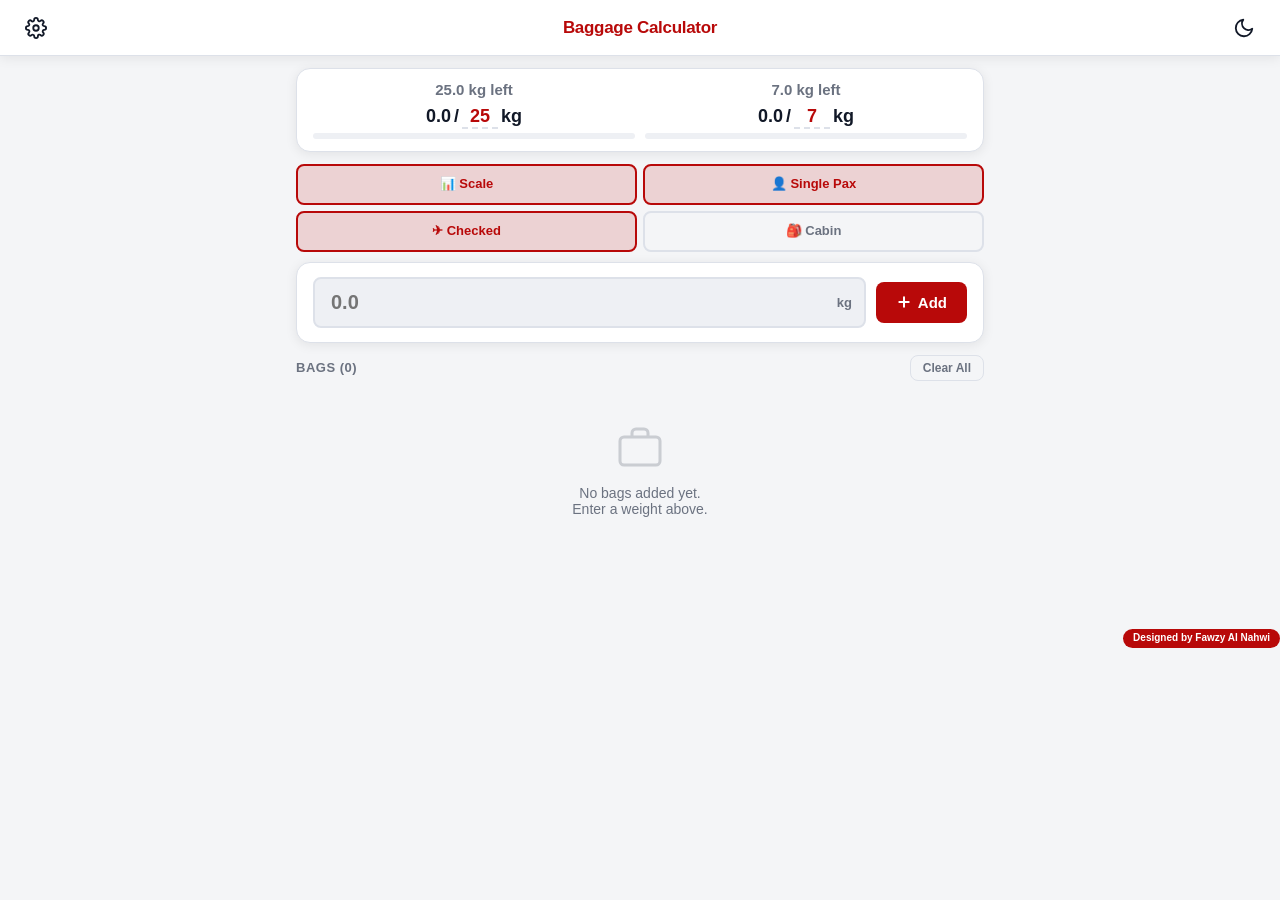
<file: index.html>
<!DOCTYPE html>
<html lang="en" data-theme="light">
<head>
    <meta charset="UTF-8" />
    <meta name="viewport" content="width=device-width, initial-scale=1.0" />
    <title>Baggage Calculator By Fawzy</title>
    <link rel="stylesheet" href="style.css" />
</head>
<body>

    <!-- Top Bar -->
    <header class="topbar">
        <button class="topbar-icon-btn" id="settingsBtn" onclick="location.href='settings.html'" title="Settings">
            <svg viewBox="0 0 24 24" fill="none" stroke="currentColor" stroke-width="2" stroke-linecap="round" stroke-linejoin="round">
                <circle cx="12" cy="12" r="3"/><path d="M19.4 15a1.65 1.65 0 0 0 .33 1.82l.06.06a2 2 0 0 1-2.83 2.83l-.06-.06a1.65 1.65 0 0 0-1.82-.33 1.65 1.65 0 0 0-1 1.51V21a2 2 0 0 1-4 0v-.09A1.65 1.65 0 0 0 9 19.4a1.65 1.65 0 0 0-1.82.33l-.06.06a2 2 0 0 1-2.83-2.83l.06-.06A1.65 1.65 0 0 0 4.68 15a1.65 1.65 0 0 0-1.51-1H3a2 2 0 0 1 0-4h.09A1.65 1.65 0 0 0 4.6 9a1.65 1.65 0 0 0-.33-1.82l-.06-.06a2 2 0 0 1 2.83-2.83l.06.06A1.65 1.65 0 0 0 9 4.68a1.65 1.65 0 0 0 1-1.51V3a2 2 0 0 1 4 0v.09a1.65 1.65 0 0 0 1 1.51 1.65 1.65 0 0 0 1.82-.33l.06-.06a2 2 0 0 1 2.83 2.83l-.06.06A1.65 1.65 0 0 0 19.4 9a1.65 1.65 0 0 0 1.51 1H21a2 2 0 0 1 0 4h-.09a1.65 1.65 0 0 0-1.51 1z"/>
            </svg>
        </button>

        <span class="topbar-title">Baggage Calculator</span>

        <button class="topbar-icon-btn" id="themeToggleBtn" title="Toggle light/dark mode">
            <svg id="iconLight" viewBox="0 0 24 24" fill="none" stroke="currentColor" stroke-width="2" stroke-linecap="round" stroke-linejoin="round" style="display:none">
                <circle cx="12" cy="12" r="5"/><line x1="12" y1="1" x2="12" y2="3"/><line x1="12" y1="21" x2="12" y2="23"/><line x1="4.22" y1="4.22" x2="5.64" y2="5.64"/><line x1="18.36" y1="18.36" x2="19.78" y2="19.78"/><line x1="1" y1="12" x2="3" y2="12"/><line x1="21" y1="12" x2="23" y2="12"/><line x1="4.22" y1="19.78" x2="5.64" y2="18.36"/><line x1="18.36" y1="5.64" x2="19.78" y2="4.22"/>
            </svg>
            <svg id="iconDark" viewBox="0 0 24 24" fill="none" stroke="currentColor" stroke-width="2" stroke-linecap="round" stroke-linejoin="round">
                <path d="M21 12.79A9 9 0 1 1 11.21 3 7 7 0 0 0 21 12.79z"/>
            </svg>
        </button>
    </header>

    <main class="page">

        <!-- ─── STATUS BAR ─────────────────────────────────── -->
        <div class="status-bar">
            <!-- Checked -->
            <div class="status-item checked-status">
                <div class="status-top-row">
                    <span class="status-remain" id="checkedRemain">25.0 kg left</span>
                    <span class="status-numbers">
                        <span id="checkedUsed">0.0</span> / 
                        <input type="number" class="status-limit-input" id="checkedLimitDisplay" value="25" min="1" max="200" step="0.5" />
                        kg
                    </span>
                </div>
                <div class="status-bar-bg">
                    <div class="status-bar-fill" id="checkedBar" style="width:0%"></div>
                </div>
            </div>

            <!-- Cabin -->
            <div class="status-item cabin-status">
                <div class="status-top-row">
                    <span class="status-remain" id="cabinRemain">7.0 kg left</span>
                    <span class="status-numbers">
                        <span id="cabinUsed">0.0</span> / 
                        <input type="number" class="status-limit-input" id="cabinLimitDisplay" value="7" min="1" max="100" step="0.5" />
                        kg
                    </span>
                </div>
                <div class="status-bar-bg">
                    <div class="status-bar-fill" id="cabinBar" style="width:0%"></div>
                </div>
            </div>
        </div>

        <!-- ─── MODE GRID (2×2) ────────────────────────────── -->
        <div class="mode-grid">
            <!-- Row 1 -->
            <button class="mode-grid-btn active" id="inputToggleBtn" title="Single press: toggle. Long press: switch mode">📊 Scale</button>
            <button class="mode-grid-btn active" id="paxToggleBtn" title="Single press: toggle. Long press: switch mode">👤 Single Pax</button>

            <!-- Row 2 -->
            <button class="mode-grid-btn active" id="tabChecked" onclick="selectType('checked')">✈ Checked</button>
            <button class="mode-grid-btn" id="tabCabin" onclick="selectType('cabin')">🎒 Cabin</button>
        </div>

        <!-- ─── QUICK ENTRY ─────────────────────────────────── -->
        <div class="entry-panel">
            <div class="input-row">
                <div class="scale-input-wrap">
                    <input type="number" class="scale-input" id="scaleInput" placeholder="0.0" step="0.1" min="0" inputmode="decimal" />
                    <span class="scale-unit">kg</span>
                </div>
                <button class="add-btn" onclick="addBag()">
                    <svg width="16" height="16" viewBox="0 0 24 24" fill="none" stroke="currentColor" stroke-width="3" stroke-linecap="round" stroke-linejoin="round"><line x1="12" y1="5" x2="12" y2="19"/><line x1="5" y1="12" x2="19" y2="12"/></svg>
                    Add
                </button>
            </div>

            <div class="running-hint" id="runningHint" style="display:none">
                <svg width="14" height="14" viewBox="0 0 24 24" fill="none" stroke="currentColor" stroke-width="2" stroke-linecap="round" stroke-linejoin="round"><circle cx="12" cy="12" r="10"/><line x1="12" y1="8" x2="12" y2="12"/><line x1="12" y1="16" x2="12.01" y2="16"/></svg>
                <span id="hintText">Running total: <strong id="hintTotal">0.0</strong> kg</span>
            </div>
        </div>

        <!-- ─── BAG LIST ────────────────────────────────────── -->
        <div class="bag-section">
            <div class="bag-list-header">
                <span class="bag-list-title" id="bagCountLabel">Bags (0)</span>
                <button class="clear-btn" id="clearAllBtn">Clear All</button>
            </div>
            <div class="bag-list" id="bagList">
                <div class="empty-state">
                    <svg viewBox="0 0 24 24" fill="none" stroke="currentColor" stroke-width="1.5"><path d="M20 7H4a2 2 0 0 0-2 2v10a2 2 0 0 0 2 2h16a2 2 0 0 0 2-2V9a2 2 0 0 0-2-2z"/><path d="M16 7V5a2 2 0 0 0-2-2h-4a2 2 0 0 0-2 2v2"/></svg>
                    <p>No bags added yet.<br>Enter a weight above.</p>
                </div>
            </div>
        </div>

    </main>

    <div class="toast" id="toast"></div>

    <footer>
        <div class="cred"><p>Designed by Fawzy Al Nahwi</p></div>
    </footer>

    <script src="app.js"></script>
</body>
</html>
</file>
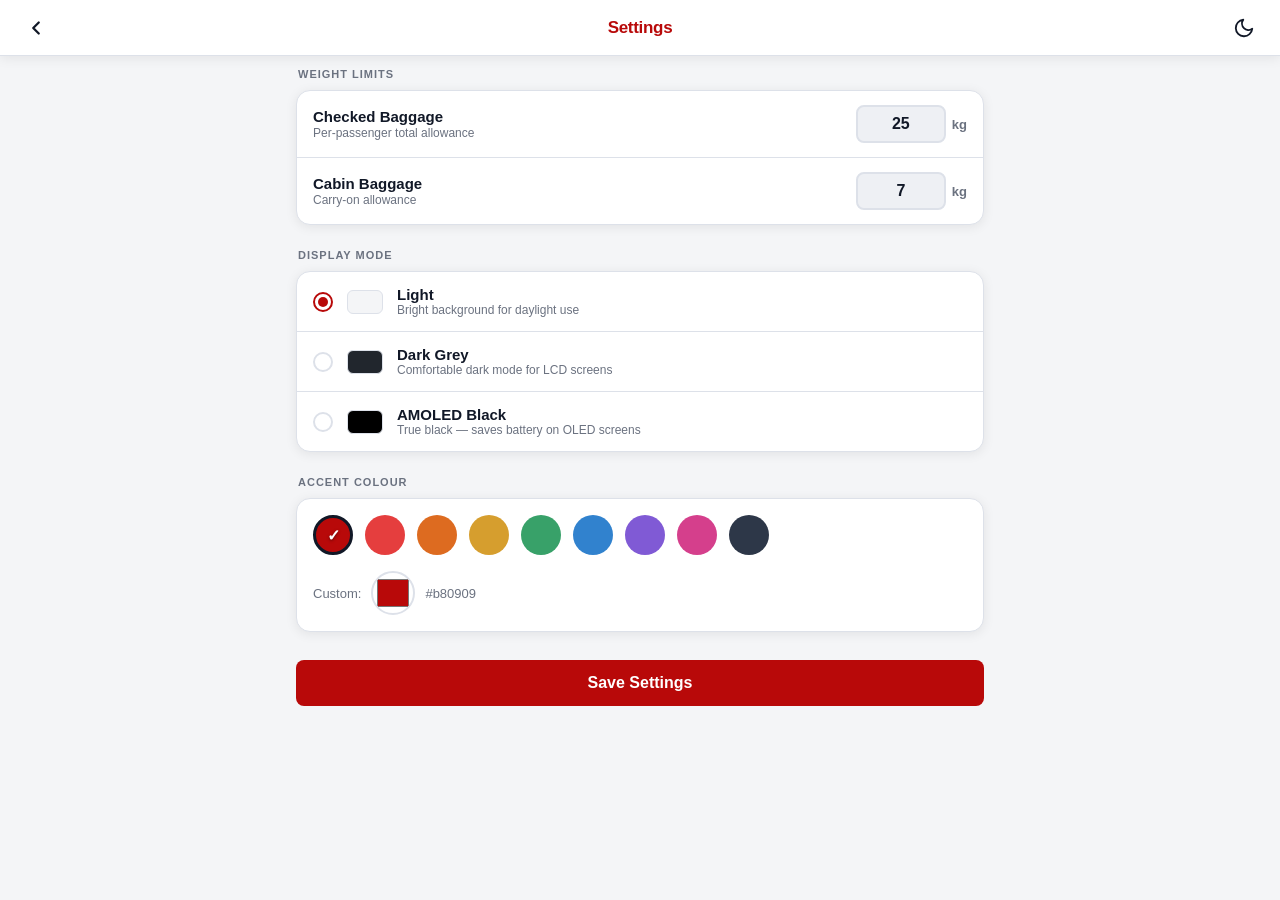
<file: settings.html>
<!DOCTYPE html>
<html lang="en" data-theme="light">
<head>
  <meta charset="UTF-8" />
  <meta name="viewport" content="width=device-width, initial-scale=1.0" />
  <title>Settings — BaggageCheck</title>
  <link rel="stylesheet" href="style.css" />
</head>
<body>

<!-- Top Bar -->
<header class="topbar">
  <button class="topbar-icon-btn" onclick="location.href='index.html'" title="Back">
    <svg viewBox="0 0 24 24" fill="none" stroke="currentColor" stroke-width="2.5" stroke-linecap="round" stroke-linejoin="round">
      <polyline points="15 18 9 12 15 6"/>
    </svg>
  </button>

  <span class="topbar-title">Settings</span>

  <button class="topbar-icon-btn" id="themeToggleBtn" title="Toggle light/dark mode">
    <svg id="iconLight" viewBox="0 0 24 24" fill="none" stroke="currentColor" stroke-width="2" stroke-linecap="round" stroke-linejoin="round" style="display:none">
      <circle cx="12" cy="12" r="5"/><line x1="12" y1="1" x2="12" y2="3"/><line x1="12" y1="21" x2="12" y2="23"/><line x1="4.22" y1="4.22" x2="5.64" y2="5.64"/><line x1="18.36" y1="18.36" x2="19.78" y2="19.78"/><line x1="1" y1="12" x2="3" y2="12"/><line x1="21" y1="12" x2="23" y2="12"/><line x1="4.22" y1="19.78" x2="5.64" y2="18.36"/><line x1="18.36" y1="5.64" x2="19.78" y2="4.22"/>
    </svg>
    <svg id="iconDark" viewBox="0 0 24 24" fill="none" stroke="currentColor" stroke-width="2" stroke-linecap="round" stroke-linejoin="round">
      <path d="M21 12.79A9 9 0 1 1 11.21 3 7 7 0 0 0 21 12.79z"/>
    </svg>
  </button>
</header>

<main class="page">

  <!-- Weight Limits -->
  <div class="settings-section">
    <div class="settings-section-title">Weight Limits</div>
    <div class="settings-card">
      <div class="settings-row">
        <div>
          <div class="settings-row-label">Checked Baggage</div>
          <div class="settings-row-sub">Per-passenger total allowance</div>
        </div>
        <div style="display:flex;align-items:center;gap:6px">
          <input type="number" class="weight-input" id="checkedLimitInput" min="1" max="99" step="0.5" value="25" />
          <span style="font-size:13px;color:var(--text-muted);font-weight:600">kg</span>
        </div>
      </div>
      <div class="settings-row">
        <div>
          <div class="settings-row-label">Cabin Baggage</div>
          <div class="settings-row-sub">Carry-on allowance</div>
        </div>
        <div style="display:flex;align-items:center;gap:6px">
          <input type="number" class="weight-input" id="cabinLimitInput" min="1" max="30" step="0.5" value="7" />
          <span style="font-size:13px;color:var(--text-muted);font-weight:600">kg</span>
        </div>
      </div>
    </div>
  </div>

  <!-- Dark Mode -->
  <div class="settings-section">
    <div class="settings-section-title">Display Mode</div>
    <div class="settings-card theme-options">

      <label class="theme-option">
        <input type="radio" name="theme" value="light" id="themeLight" />
        <span class="theme-radio-dot"></span>
        <div class="theme-preview light"></div>
        <div style="flex:1">
          <div class="theme-label">Light</div>
          <div class="theme-desc">Bright background for daylight use</div>
        </div>
      </label>

      <label class="theme-option">
        <input type="radio" name="theme" value="dark-grey" id="themeDarkGrey" />
        <span class="theme-radio-dot"></span>
        <div class="theme-preview dark-grey"></div>
        <div style="flex:1">
          <div class="theme-label">Dark Grey</div>
          <div class="theme-desc">Comfortable dark mode for LCD screens</div>
        </div>
      </label>

      <label class="theme-option">
        <input type="radio" name="theme" value="amoled" id="themeAmoled" />
        <span class="theme-radio-dot"></span>
        <div class="theme-preview amoled"></div>
        <div style="flex:1">
          <div class="theme-label">AMOLED Black</div>
          <div class="theme-desc">True black — saves battery on OLED screens</div>
        </div>
      </label>

    </div>
  </div>

  <!-- Accent Color -->
  <div class="settings-section">
    <div class="settings-section-title">Accent Colour</div>
    <div class="settings-card">
      <div class="accent-grid" id="accentGrid">
        <!-- Swatches injected by JS -->
      </div>
      <div class="custom-accent-row">
        <span class="custom-accent-label">Custom:</span>
        <input type="color" class="custom-accent-input" id="customAccentInput" />
        <span style="font-size:13px;color:var(--text-muted)" id="customAccentHex">#b80909</span>
      </div>
    </div>
  </div>

  <!-- Save Button -->
  <button class="save-btn" onclick="saveSettings()">Save Settings</button>

</main>

<div class="toast" id="toast"></div>

<script src="settings.js"></script>
</body>
</html>
</file>
<file: style.css>
:root {
  --accent: #b80909;
  --accent-dim: rgba(184, 9, 9, 0.15);
  --accent-text: #fff;

  --bg: #f4f5f7;
  --surface: #ffffff;
  --surface2: #eef0f4;
  --border: #dde1e9;
  --text: #111827;
  --text-muted: #6b7280;
  --text-inv: #ffffff;
  --shadow: 0 2px 12px rgba(0, 0, 0, 0.08);
  --shadow-lg: 0 8px 32px rgba(0, 0, 0, 0.12);
  --radius: 14px;
  --radius-sm: 8px;
  --transition: 0.2s ease;
}

[data-theme="dark-grey"] {
  --bg: #161b22;
  --surface: #21262d;
  --surface2: #2d333b;
  --border: #30363d;
  --text: #e6edf3;
  --text-muted: #8b949e;
  --shadow: 0 2px 12px rgba(0, 0, 0, 0.4);
  --shadow-lg: 0 8px 32px rgba(0, 0, 0, 0.5);
}

[data-theme="amoled"] {
  --bg: #000000;
  --surface: #0d0d0d;
  --surface2: #1a1a1a;
  --border: #2a2a2a;
  --text: #ffffff;
  --text-muted: #888888;
  --shadow: 0 2px 12px rgba(0, 0, 0, 0.8);
  --shadow-lg: 0 8px 32px rgba(0, 0, 0, 0.9);
}

*, *::before, *::after {
  box-sizing: border-box;
  margin: 0;
  padding: 0;
}

body {
  font-family: -apple-system, BlinkMacSystemFont, 'Segoe UI', Roboto, sans-serif;
  background: var(--bg);
  color: var(--text);
  min-height: 100vh;
  transition: background var(--transition), color var(--transition);
}

/* ─── Top Bar ─────────────────────────────────── */
.topbar {
  position: sticky;
  top: 0;
  z-index: 100;
  background: var(--surface);
  border-bottom: 1px solid var(--border);
  padding: 0 16px;
  height: 56px;
  display: flex;
  align-items: center;
  justify-content: space-between;
  box-shadow: var(--shadow);
}

.topbar-icon-btn {
  width: 40px;
  height: 40px;
  border-radius: 50%;
  border: none;
  background: transparent;
  color: var(--text);
  display: flex;
  align-items: center;
  justify-content: center;
  cursor: pointer;
  transition: background var(--transition);
  flex-shrink: 0;
}
.topbar-icon-btn:hover {
  background: var(--surface2);
}
.topbar-icon-btn svg {
  width: 22px;
  height: 22px;
}

.topbar-title {
  font-size: 17px;
  font-weight: 700;
  letter-spacing: -0.3px;
  color: var(--accent);
}

/* ─── Layout ───────────────────────────────────── */
.page {
  max-width: 720px;
  margin: 0 auto;
  padding: 12px 16px 80px;
}

/* ─── STATUS BAR ───────────────────────────────── */
.status-bar {
  display: grid;
  grid-template-columns: 1fr 1fr;
  gap: 10px;
  background: var(--surface);
  border: 1px solid var(--border);
  border-radius: var(--radius);
  padding: 12px 16px;
  margin-bottom: 12px;
  box-shadow: var(--shadow);
}

.status-item {
  display: flex;
  flex-direction: column;
  gap: 4px;
}

.status-top-row {
  display: flex;
  flex-direction:column;
  align-items:center;
  gap: 8px;
  
}

.status-remain {
  font-size: 15px;
  font-weight: 700;
  color: var(--text-muted);
  white-space: nowrap;
}
.status-remain.over {
  color: #ef4444;
  font-weight: 700;
}

.status-numbers {
  font-size: 18px;
  font-weight: 800;
  color: var(--text);
  white-space: nowrap;
  display: flex;
  align-items: baseline;
  gap: 3px;
}

.status-numbers input.status-limit-input {
  width: 36px;
  padding: 0 2px;
  border: none;
  border-bottom: 2px dashed var(--border);
  background: transparent;
  font-size: 18px;
  font-weight: 800;
  color: var(--accent);
  text-align: center;
  outline: none;
  -moz-appearance: textfield;
}
.status-numbers input.status-limit-input::-webkit-outer-spin-button,
.status-numbers input.status-limit-input::-webkit-inner-spin-button {
  -webkit-appearance: none;
}
.status-numbers input.status-limit-input:focus {
  border-bottom: 2px solid var(--accent);
}

.status-bar-bg {
  width: 100%;
  height: 6px;
  background: var(--surface2);
  border-radius: 99px;
  overflow: hidden;
}

.status-bar-fill {
  height: 100%;
  border-radius: 99px;
  background: var(--accent);
  transition: width 0.4s cubic-bezier(.4, 0, .2, 1);
  max-width: 100%;
}

.status-bar-fill.over {
  background: #ffc815;
}

/* ─── MODE GRID (2×2) ─────────────────────────── */
.mode-grid {
  display: grid;
  grid-template-columns: 1fr 1fr;
  gap: 6px;
  margin-bottom: 10px;
}

.mode-grid-btn {
  padding: 10px 6px;
  border-radius: var(--radius-sm);
  border: 2px solid var(--border);
  background: transparent;
  color: var(--text-muted);
  font-size: 13px;
  font-weight: 600;
  cursor: pointer;
  transition: all var(--transition);
  text-align: center;
  line-height: 1.3;
  white-space: nowrap;
  user-select: none;
  -webkit-touch-callout: none;
  touch-action: manipulation;
}

.mode-grid-btn:hover {
  background: var(--surface2);
}

.mode-grid-btn.active {
  border-color: var(--accent);
  color: var(--accent);
  background: var(--accent-dim);
}

.mode-grid-btn.pressed {
  transform: scale(0.95);
}

/* ─── ENTRY PANEL ──────────────────────────────── */
.entry-panel {
  background: var(--surface);
  border: 1px solid var(--border);
  border-radius: var(--radius);
  padding: 14px 16px;
  margin-bottom: 12px;
  box-shadow: var(--shadow);
}

.input-row {
  display: flex;
  gap: 10px;
  align-items: center;
}

.scale-input-wrap {
  flex: 1;
  position: relative;
}

.scale-input {
  width: 100%;
  padding: 12px 44px 12px 16px;
  border-radius: var(--radius-sm);
  border: 2px solid var(--border);
  background: var(--surface2);
  color: var(--text);
  font-size: 20px;
  font-weight: 700;
  outline: none;
  transition: border-color var(--transition);
  -moz-appearance: textfield;
}
.scale-input::-webkit-outer-spin-button,
.scale-input::-webkit-inner-spin-button {
  -webkit-appearance: none;
}
.scale-input:focus {
  border-color: var(--accent);
}

.scale-unit {
  position: absolute;
  right: 14px;
  top: 50%;
  transform: translateY(-50%);
  font-size: 13px;
  font-weight: 600;
  color: var(--text-muted);
  pointer-events: none;
}

.add-btn {
  padding: 12px 20px;
  border-radius: var(--radius-sm);
  border: none;
  background: var(--accent);
  color: #fff;
  font-size: 15px;
  font-weight: 700;
  cursor: pointer;
  transition: opacity var(--transition), transform 0.1s;
  display: flex;
  align-items: center;
  gap: 6px;
  white-space: nowrap;
}
.add-btn:hover {
  opacity: 0.9;
}
.add-btn:active {
  transform: scale(0.97);
}

.running-hint {
  margin-top: 8px;
  font-size: 12px;
  color: var(--text-muted);
  display: flex;
  align-items: center;
  gap: 6px;
}

.running-hint strong {
  color: var(--text);
}

/* ─── BAG LIST ─────────────────────────────────── */
.bag-section {
  margin-top: 0;
}

.bag-list-header {
  display: flex;
  align-items: center;
  justify-content: space-between;
  margin-bottom: 10px;
}

.bag-list-title {
  font-size: 13px;
  font-weight: 700;
  text-transform: uppercase;
  letter-spacing: 0.5px;
  color: var(--text-muted);
}

.clear-btn {
  padding: 5px 12px;
  border-radius: var(--radius-sm);
  border: 1px solid var(--border);
  background: transparent;
  color: var(--text-muted);
  font-size: 12px;
  font-weight: 600;
  cursor: pointer;
  transition: all var(--transition);
  user-select: none;
  -webkit-touch-callout: none;
  touch-action: manipulation;
}
.clear-btn:hover {
  border-color: #ef4444;
  color: #ef4444;
}
.clear-btn.pressed {
  background: rgba(239, 68, 68, 0.15);
  border-color: #ef4444;
  color: #ef4444;
}

.bag-list {
  display: flex;
  flex-direction: column;
  gap: 8px;
}

.bag-item {
  background: var(--surface);
  border: 1px solid var(--border);
  border-radius: var(--radius-sm);
  padding: 12px 16px;
  display: flex;
  align-items: center;
  gap: 12px;
  box-shadow: var(--shadow);
  animation: slideIn 0.25s ease;
}

@keyframes slideIn {
  from { opacity: 0; transform: translateY(-8px); }
  to { opacity: 1; transform: translateY(0); }
}

.bag-num {
  width: 28px;
  height: 28px;
  border-radius: 50%;
  background: var(--accent-dim);
  color: var(--accent);
  display: flex;
  align-items: center;
  justify-content: center;
  font-size: 12px;
  font-weight: 800;
  flex-shrink: 0;
}

.bag-info {
  flex: 1;
  display: flex;
  flex-direction: column;
  gap: 2px;
}

.bag-name {
  font-size: 14px;
  font-weight: 700;
  color: var(--text);
}

.bag-tags {
  display: flex;
  flex-wrap: wrap;
  gap: 4px;
  align-items: center;
}

.bag-type-tag {
  display: inline-block;
  padding: 1px 8px;
  border-radius: 99px;
  font-size: 11px;
  font-weight: 600;
}
.bag-type-tag.checked {
  background: rgba(59, 130, 246, 0.15);
  color: #3b82f6;
}
.bag-type-tag.cabin {
  background: rgba(16, 185, 129, 0.15);
  color: #10b981;
}

/* ─── BAG WARNING TAGS ─────────────────────────── */
.bag-warning-tag {
  display: inline-block;
  padding: 1px 8px;
  border-radius: 99px;
  font-size: 10px;
  font-weight: 700;
  text-transform: uppercase;
  letter-spacing: 0.3px;
}

/* Orange "heavy" tag */
.bag-warning-tag.heavy {
  background: rgba(245, 158, 11, 0.2);
  color: #d97706;
  border: 1px solid rgba(245, 158, 11, 0.3);
}

/* Red "+32kg" tag */
.bag-warning-tag.over-32 {
  background: rgba(239, 68, 68, 0.15);
  color: #dc2626;
  border: 1px solid rgba(239, 68, 68, 0.25);
}

/* ─── Dark theme support ────────────────────────────────── */
[data-theme="dark-grey"] .bag-warning-tag.heavy {
  background: rgba(245, 158, 11, 0.25);
  color: #fbbf24;
}
[data-theme="dark-grey"] .bag-warning-tag.over-32 {
  background: rgba(239, 68, 68, 0.25);
  color: #f87171;
}

[data-theme="amoled"] .bag-warning-tag.heavy {
  background: rgba(245, 158, 11, 0.3);
  color: #fbbf24;
}
[data-theme="amoled"] .bag-warning-tag.over-32 {
  background: rgba(239, 68, 68, 0.3);
  color: #f87171;
}

.bag-weight {
  font-size: 20px;
  font-weight: 800;
  color: var(--text);
  line-height: 1;
}
.bag-weight-unit {
  font-size: 12px;
  font-weight: 600;
  color: var(--text-muted);
}

.bag-delete {
  width: 28px;
  height: 28px;
  border-radius: 50%;
  border: none;
  background: transparent;
  color: var(--text-muted);
  cursor: pointer;
  display: flex;
  align-items: center;
  justify-content: center;
  transition: all var(--transition);
  flex-shrink: 0;
}
.bag-delete:hover {
  background: rgba(239, 68, 68, 0.12);
  color: #ef4444;
}
.bag-delete svg {
  width: 15px;
  height: 15px;
}

.empty-state {
  text-align: center;
  padding: 32px 16px;
  color: var(--text-muted);
}
.empty-state svg {
  width: 48px;
  height: 48px;
  margin-bottom: 10px;
  opacity: 0.3;
}
.empty-state p {
  font-size: 14px;
}

/* ─── TOAST ────────────────────────────────────── */
.toast {
  position: fixed;
  bottom: 24px;
  left: 50%;
  transform: translateX(-50%) translateY(80px);
  background: var(--text);
  color: var(--bg);
  padding: 10px 20px;
  border-radius: 99px;
  font-size: 14px;
  font-weight: 600;
  opacity: 0;
  transition: all 0.3s cubic-bezier(.4, 0, .2, 1);
  pointer-events: none;
  z-index: 999;
  white-space: nowrap;
}
.toast.show {
  opacity: 1;
  transform: translateX(-50%) translateY(0);
}

/* ─── SETTINGS PAGE (legacy support) ──────────── */
.settings-section { margin-bottom: 24px; }
.settings-section-title {
  font-size: 11px;
  font-weight: 700;
  letter-spacing: 1px;
  text-transform: uppercase;
  color: var(--text-muted);
  margin-bottom: 10px;
  padding: 0 2px;
}
.settings-card {
  background: var(--surface);
  border: 1px solid var(--border);
  border-radius: var(--radius);
  overflow: hidden;
  box-shadow: var(--shadow);
}
.settings-row {
  display: flex;
  align-items: center;
  justify-content: space-between;
  padding: 14px 16px;
  border-bottom: 1px solid var(--border);
  gap: 12px;
}
.settings-row:last-child { border-bottom: none; }
.settings-row-label {
  font-size: 15px;
  font-weight: 600;
  color: var(--text);
}
.settings-row-sub {
  font-size: 12px;
  color: var(--text-muted);
  margin-top: 1px;
}
.weight-input {
  width: 90px;
  padding: 8px 12px;
  border-radius: var(--radius-sm);
  border: 2px solid var(--border);
  background: var(--surface2);
  color: var(--text);
  font-size: 16px;
  font-weight: 700;
  text-align: center;
  outline: none;
  transition: border-color var(--transition);
  -moz-appearance: textfield;
}
.weight-input::-webkit-outer-spin-button,
.weight-input::-webkit-inner-spin-button { -webkit-appearance: none; }
.weight-input:focus { border-color: var(--accent); }

.theme-options { display: flex; flex-direction: column; gap: 0; }
.theme-option {
  display: flex;
  align-items: center;
  gap: 14px;
  padding: 14px 16px;
  cursor: pointer;
  border-bottom: 1px solid var(--border);
  transition: background var(--transition);
}
.theme-option:last-child { border-bottom: none; }
.theme-option:hover { background: var(--surface2); }
.theme-option input[type="radio"] { display: none; }
.theme-radio-dot {
  width: 20px;
  height: 20px;
  border-radius: 50%;
  border: 2px solid var(--border);
  display: flex;
  align-items: center;
  justify-content: center;
  flex-shrink: 0;
  transition: border-color var(--transition);
}
.theme-option input:checked + .theme-radio-dot { border-color: var(--accent); }
.theme-radio-dot::after {
  content: '';
  width: 10px;
  height: 10px;
  border-radius: 50%;
  background: var(--accent);
  opacity: 0;
  transition: opacity var(--transition);
}
.theme-option input:checked + .theme-radio-dot::after { opacity: 1; }
.theme-preview {
  width: 36px;
  height: 24px;
  border-radius: 6px;
  border: 1px solid var(--border);
  flex-shrink: 0;
}
.theme-preview.light { background: #f4f5f7; }
.theme-preview.dark-grey { background: #21262d; }
.theme-preview.amoled { background: #000000; }
.theme-label { font-size: 15px; font-weight: 600; color: var(--text); flex: 1; }
.theme-desc { font-size: 12px; color: var(--text-muted); }

.accent-grid {
  padding: 16px;
  display: flex;
  flex-wrap: wrap;
  gap: 12px;
}
.accent-swatch {
  width: 40px;
  height: 40px;
  border-radius: 50%;
  border: 3px solid transparent;
  cursor: pointer;
  transition: transform 0.15s, border-color 0.15s;
  position: relative;
}
.accent-swatch:hover { transform: scale(1.1); }
.accent-swatch.selected { border-color: var(--text); }
.accent-swatch.selected::after {
  content: '✓';
  position: absolute;
  inset: 0;
  display: flex;
  align-items: center;
  justify-content: center;
  color: #fff;
  font-size: 16px;
  font-weight: 800;
  text-shadow: 0 1px 3px rgba(0,0,0,0.5);
}
.custom-accent-row {
  padding: 0 16px 16px;
  display: flex;
  align-items: center;
  gap: 10px;
}
.custom-accent-label { font-size: 13px; color: var(--text-muted); font-weight: 500; }
.custom-accent-input {
  width: 44px;
  height: 44px;
  border-radius: 50%;
  border: 2px solid var(--border);
  padding: 2px;
  cursor: pointer;
  background: none;
}
.save-btn {
  width: 100%;
  padding: 14px;
  border-radius: var(--radius-sm);
  border: none;
  background: var(--accent);
  color: #fff;
  font-size: 16px;
  font-weight: 700;
  cursor: pointer;
  transition: opacity var(--transition);
  margin-top: 4px;
}
.save-btn:hover { opacity: 0.9; }

/* ─── FOOTER ────────────────────────────────────── */
.cred {
  float: right;
  font-size: 10px;
  background-color: var(--accent);
  padding: 3px 10px 5px 10px;
  color: #fff;
  font-weight: bold;
  border-radius: 10px;
}

/* ─── RESPONSIVE ────────────────────────────────── */
@media (max-width: 500px) {
  .page {
    padding: 8px 8px 80px;
  }
  .status-bar {
    padding: 10px 12px;
    gap: 25px;
  }
  .status-item {
    gap: 3px;
  }
  .status-top-row {
    
    gap: 4px;
    flex-wrap: wrap;
  }
  .status-remain {
    font-size: 13px;
  }
  .status-numbers {
    font-size: 15px;
  }
  .status-numbers input.status-limit-input {
    width: 28px;
    font-size: 15px;
  }
  .mode-grid {
    gap: 5px;
  }
  .mode-grid-btn {
    font-size: 11px;
    padding: 10px 4px;
    white-space: normal;
    line-height: 1.2;
  }
  .scale-input {
    font-size: 18px;
    padding: 10px 38px 10px 12px;
  }
  .add-btn {
    padding: 10px 14px;
    font-size: 13px;
  }
  .bag-item {
    padding: 10px 12px;
    gap: 8px;
    flex-wrap: wrap;
  }
  .bag-info {
    min-width: 0;
  }
  .bag-name {
    font-size: 13px;
  }
  .bag-type-tag,
  .bag-warning-tag {
    font-size: 9px;
    padding: 1px 6px;
  }
  .bag-weight {
    font-size: 17px;
  }
  .bag-delete {
    width: 24px;
    height: 24px;
  }
  .bag-delete svg {
    width: 13px;
    height: 13px;
  }
}
</file>
